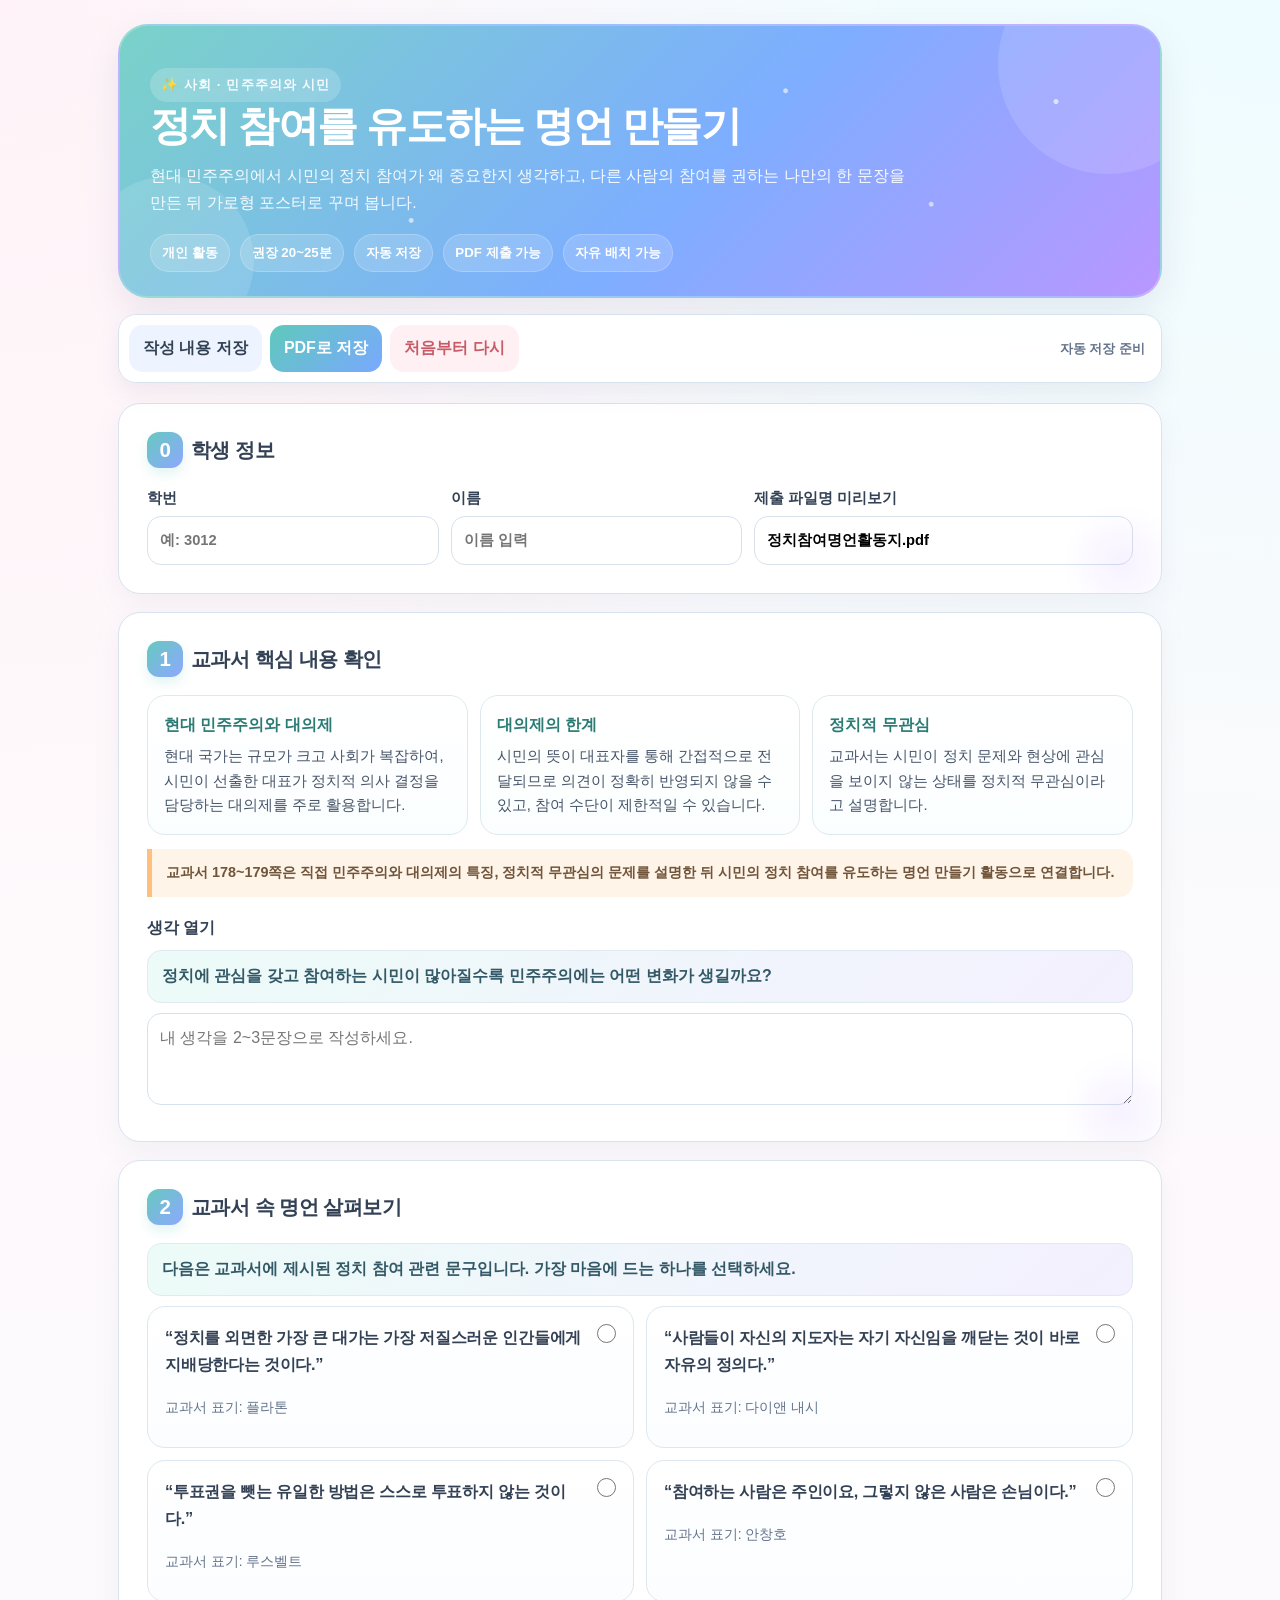
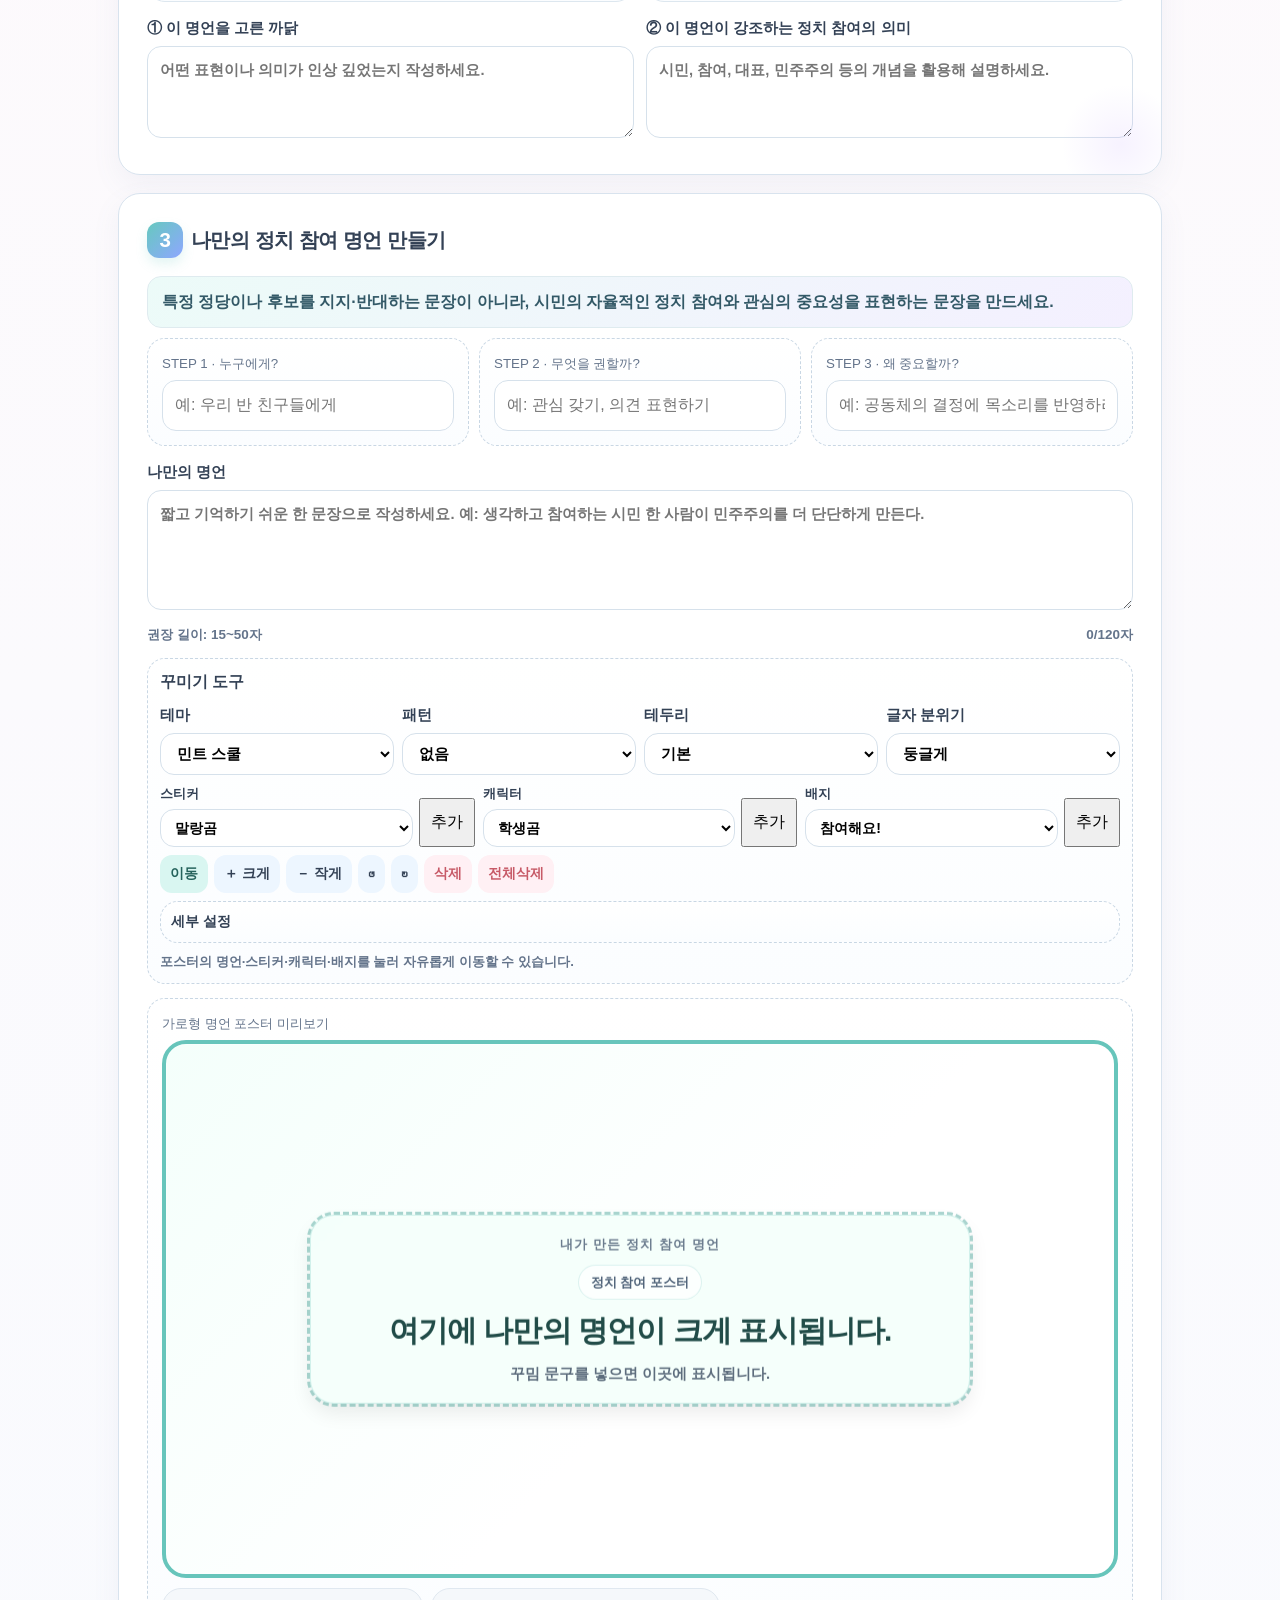
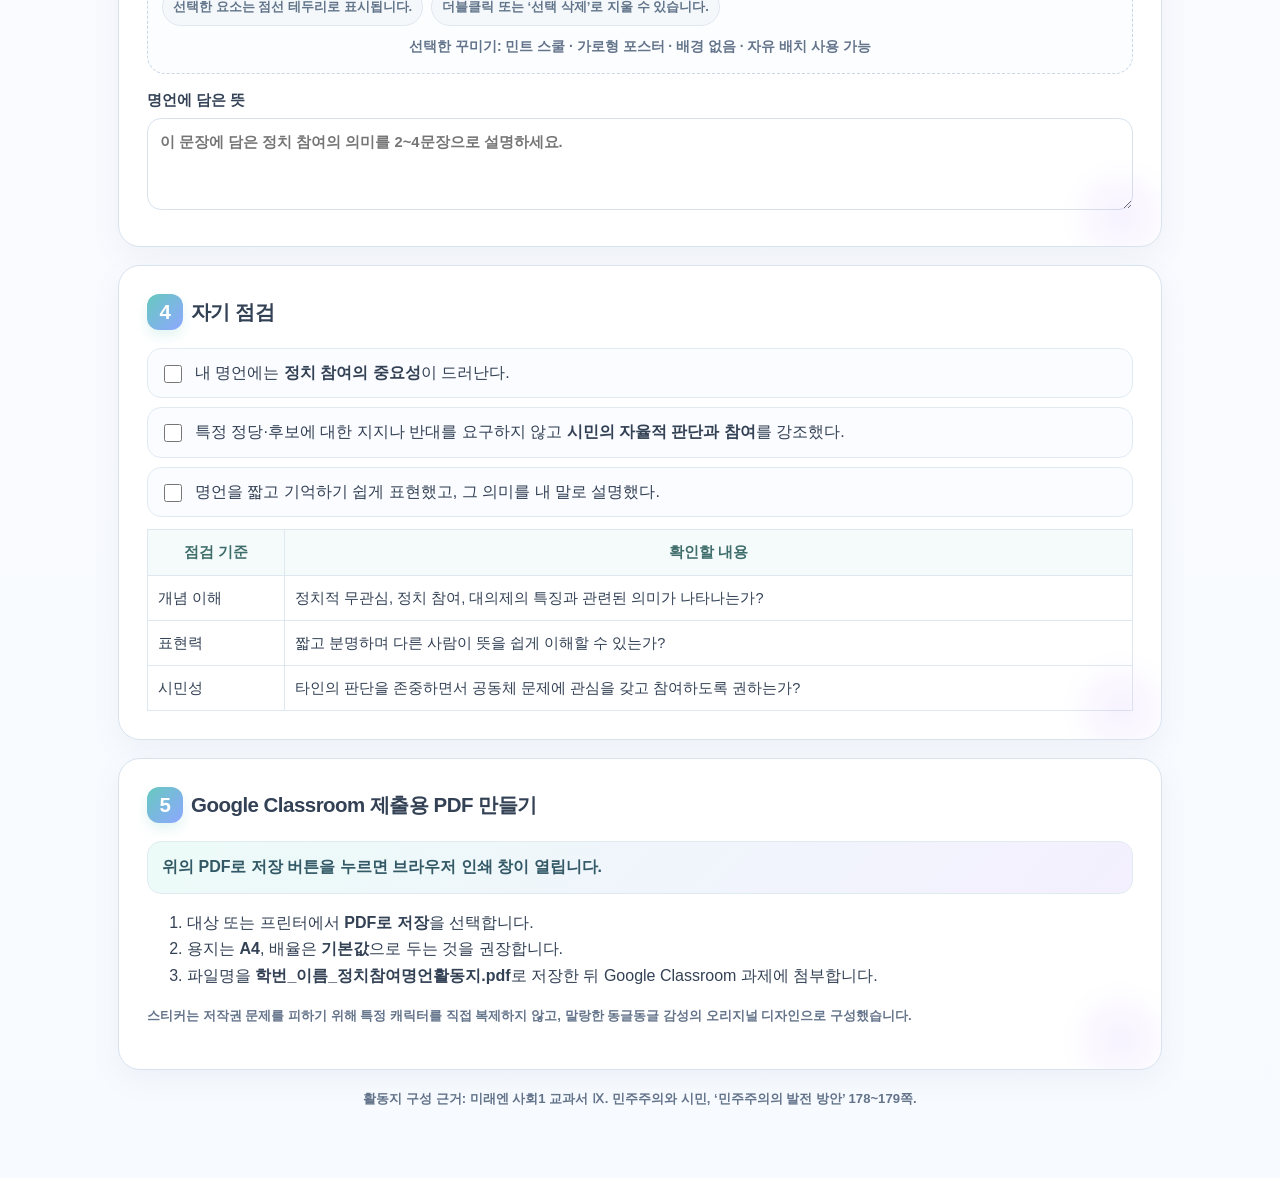
<file: index.html>
<!DOCTYPE html>
<html lang="ko">
<head>
  <meta charset="UTF-8" />
  <meta name="viewport" content="width=device-width, initial-scale=1.0" />
  <meta name="color-scheme" content="light" />
  <title>정치 참여를 유도하는 명언 만들기 활동지</title>
  <style>
    :root {
      --ink:#334155;
      --muted:#64748b;
      --line:#d8e3ee;
      --paper:#ffffff;
      --accent:#67c5bb;
      --accent-strong:#46a397;
      --accent-soft:#eefcf9;
      --accent-2:#ffbf7d;
      --danger:#c75a67;
      --shadow:0 14px 36px rgba(73,92,125,.11);
      --radius:22px;
    }

    * { box-sizing:border-box; }
    html { scroll-behavior:smooth; }
    body {
      margin:0;
      font-family:"Pretendard","Noto Sans KR","Apple SD Gothic Neo","Malgun Gothic",sans-serif;
      color:var(--ink);
      background:
        radial-gradient(circle at top left, #fff3f8 0, transparent 20%),
        radial-gradient(circle at top right, #eefcff 0, transparent 25%),
        linear-gradient(180deg,#f8fcff 0,#fff9fb 200px,#f7fbff 100%);
      line-height:1.66;
    }

    button, input, textarea, select { font:inherit; }
    button { cursor:pointer; }
    .app { max-width:1080px; margin:0 auto; padding:24px 18px 56px; }

    .hero {
      position:relative;
      overflow:hidden;
      background:linear-gradient(135deg,#7ad2c8,#7daeff 55%, #b997ff);
      color:#fff;
      border-radius:30px;
      padding:30px 30px 24px;
      box-shadow:var(--shadow);
      border:2px solid rgba(255,255,255,.23);
    }
    .hero::before,
    .hero::after {
      content:"";
      position:absolute;
      border-radius:50%;
      background:rgba(255,255,255,.12);
    }
    .hero::before { width:220px; height:220px; right:-58px; top:-72px; }
    .hero::after { width:170px; height:170px; left:-36px; bottom:-50px; }
    .hero-stars {
      position:absolute; inset:0; pointer-events:none; opacity:.68;
      background-image:
        radial-gradient(circle at 14% 22%, rgba(255,255,255,.95) 0 2px, transparent 3px),
        radial-gradient(circle at 28% 72%, rgba(255,255,255,.9) 0 1.8px, transparent 3px),
        radial-gradient(circle at 64% 24%, rgba(255,255,255,.9) 0 1.8px, transparent 3px),
        radial-gradient(circle at 78% 66%, rgba(255,255,255,.85) 0 1.8px, transparent 3px),
        radial-gradient(circle at 90% 28%, rgba(255,255,255,.95) 0 2px, transparent 3px);
    }
    .kicker {
      margin:0 0 8px;
      font-size:.84rem;
      font-weight:900;
      letter-spacing:.08em;
      display:inline-flex;
      align-items:center;
      gap:6px;
      padding:6px 11px;
      border-radius:999px;
      background:rgba(255,255,255,.18);
      backdrop-filter:blur(6px);
    }
    h1 {
      margin:0;
      font-size:clamp(1.72rem,4.6vw,2.55rem);
      line-height:1.2;
      letter-spacing:-.04em;
    }
    .hero p { max-width:760px; margin:12px 0 0; color:#f6fbff; }
    .statusbar { margin-top:18px; display:flex; gap:10px; flex-wrap:wrap; }
    .status-chip {
      padding:7px 11px;
      border-radius:999px;
      font-size:.83rem;
      background:rgba(255,255,255,.16);
      border:1px solid rgba(255,255,255,.22);
      font-weight:800;
    }

    .toolbar {
      position:sticky;
      top:0;
      z-index:10;
      margin:16px 0 20px;
      padding:10px;
      background:rgba(255,255,255,.93);
      border:1px solid var(--line);
      backdrop-filter:blur(10px);
      border-radius:18px;
      display:flex;
      gap:8px;
      flex-wrap:wrap;
      box-shadow:0 10px 22px rgba(97,115,148,.10);
    }
    .toolbar button {
      border:0;
      border-radius:14px;
      padding:10px 14px;
      font-weight:900;
      background:#edf4ff;
      color:#334155;
    }
    .toolbar .primary { background:linear-gradient(135deg,#5fc9bc,#7aa8ff); color:#fff; }
    .toolbar .warn { background:#fff0f4; color:var(--danger); }
    .save-state {
      margin-left:auto;
      align-self:center;
      font-size:.83rem;
      color:var(--muted);
      padding:0 6px;
      font-weight:700;
    }

    .sheet {
      background:rgba(255,255,255,.97);
      border:1px solid var(--line);
      border-radius:var(--radius);
      padding:28px;
      margin-bottom:18px;
      box-shadow:0 10px 28px rgba(110,131,165,.08);
      break-inside:avoid;
      position:relative;
      overflow:hidden;
    }
    .sheet::before {
      content:"";
      position:absolute;
      width:120px; height:120px;
      right:-20px; bottom:-30px;
      background:radial-gradient(circle, rgba(185,151,255,.12), transparent 70%);
      pointer-events:none;
    }
    .section-number {
      display:inline-flex;
      width:36px; height:36px;
      align-items:center; justify-content:center;
      border-radius:12px;
      background:linear-gradient(135deg,#66c9bf,#8ea7ff);
      color:#fff;
      font-weight:900;
      margin-right:8px;
      box-shadow:0 6px 12px rgba(102,201,191,.18);
    }
    h2 { display:flex; align-items:center; margin:0 0 18px; font-size:1.28rem; letter-spacing:-.025em; }
    h3 { margin:18px 0 9px; font-size:1rem; }

    .student-grid, .two-col, .three-col, .concept-grid, .quote-grid, .compact-tools, .mini-grid { display:grid; gap:12px; }
    .student-grid { grid-template-columns:1fr 1fr 1.3fr; }
    .two-col { grid-template-columns:1fr 1fr; }
    .three-col { grid-template-columns:repeat(3,1fr); }
    .concept-grid { grid-template-columns:repeat(3,1fr); }
    .quote-grid { grid-template-columns:1fr 1fr; }
    .compact-tools { grid-template-columns:repeat(4,1fr); }
    .mini-grid { grid-template-columns:repeat(4,1fr); }

    label.field { display:block; font-weight:800; font-size:.92rem; }
    .field span { display:block; margin-bottom:6px; }
    input[type="text"], textarea, select {
      width:100%;
      border:1.5px solid #d6e1eb;
      border-radius:14px;
      background:#fff;
      padding:11px 12px;
      outline:none;
      transition:.2s border-color,.2s box-shadow;
    }
    input[type="color"] {
      width:100%; height:44px;
      border:1.5px solid #d6e1eb;
      border-radius:12px;
      padding:4px;
      background:#fff;
      outline:none;
    }
    input[type="range"] { width:100%; }
    input:focus, textarea:focus, select:focus { border-color:#7aa8ff; box-shadow:0 0 0 4px rgba(122,168,255,.13); }
    textarea { resize:vertical; min-height:92px; }
    .large { min-height:120px; }

    .concept {
      border:1px solid #dde9ef;
      border-radius:18px;
      padding:16px;
      background:linear-gradient(180deg,#fff,#fbfeff);
    }
    .concept b { display:block; margin-bottom:6px; color:#2b7b74; }
    .concept p { margin:0; font-size:.92rem; color:#475569; }

    .source-note {
      margin-top:14px;
      padding:12px 14px;
      border-left:5px solid var(--accent-2);
      background:#fff4e8;
      border-radius:0 14px 14px 0;
      font-size:.9rem;
      color:#70553b;
      font-weight:700;
    }
    .prompt {
      margin:0 0 10px;
      padding:12px 14px;
      border-radius:14px;
      background:linear-gradient(135deg,#ecfbf8,#f4f0ff);
      color:#335967;
      font-weight:800;
      border:1px solid #dfebef;
    }

    .quote-card {
      position:relative;
      border:1.5px solid #dde7ef;
      border-radius:18px;
      padding:17px 17px 15px;
      background:linear-gradient(180deg,#fff,#fbfdff);
      transition:.18s transform,.18s border-color,.18s box-shadow;
      cursor:pointer;
      min-height:142px;
    }
    .quote-card:hover { transform:translateY(-3px); border-color:#b4c8ff; box-shadow:0 8px 18px rgba(133,158,201,.10); }
    .quote-card:has(input:checked) {
      border-color:#70b8b1;
      box-shadow:0 0 0 4px rgba(112,184,177,.11);
      background:linear-gradient(180deg,#f8fffe,#f9f6ff);
    }
    .quote-card input { position:absolute; right:14px; top:14px; accent-color:#63bcb4; width:19px; height:19px; }
    .quote-text { margin:0 32px 16px 0; font-size:1.02rem; font-weight:800; letter-spacing:-.015em; }
    .quote-by { font-size:.86rem; color:var(--muted); }

    .builder {
      display:grid;
      grid-template-columns:repeat(3,1fr);
      gap:10px;
      margin-bottom:14px;
    }
    .builder > div, .toolbox, .poster-panel, details.extra-panel {
      border:1px dashed #c9d7e4;
      border-radius:18px;
      padding:14px;
      background:linear-gradient(180deg,#ffffff,#fbfdff);
    }
    .builder small, .toolbox small, .poster-panel small, details.extra-panel small { display:block; color:var(--muted); margin-bottom:5px; }

    .toolbox {
      display:flex;
      flex-direction:column;
      gap:8px;
      margin-top:12px;
      padding:10px 12px;
    }
    .toolbox h3 { margin:0; font-size:.98rem; }
    .tool-topline {
      display:grid;
      grid-template-columns:repeat(4,minmax(0,1fr));
      gap:8px;
    }
    .tool-insert-row {
      display:grid;
      grid-template-columns:repeat(3,minmax(0,1fr));
      gap:8px;
    }
    .tool-pair {
      display:grid;
      grid-template-columns:1fr auto;
      gap:6px;
      align-items:end;
    }
    .tool-pair .field span { font-size:.8rem; margin-bottom:4px; }
    .tool-pair select { padding:9px 10px; font-size:.88rem; }
    .tool-pair button { padding:9px 10px; }
    .tool-group button,
    .tool-actions button,
    .chip-row button {
      border:0;
      border-radius:12px;
      padding:10px 12px;
      font-weight:900;
      background:#edf6ff;
      color:#334155;
      white-space:nowrap;
    }
    .tool-actions {
      display:flex;
      flex-wrap:wrap;
      gap:6px;
    }
    .tool-actions button { padding:8px 10px; font-size:.86rem; }
    .tool-actions button.active-mode { background:#d9f6f1; color:#25635c; }
    .tool-actions .danger { background:#fff0f4; color:var(--danger); }
    .tool-note { font-size:.83rem; color:var(--muted); font-weight:700; }

    details.extra-panel summary {
      cursor:pointer;
      list-style:none;
      font-weight:900;
      display:flex;
      align-items:center;
      gap:8px;
    }
    details.extra-panel summary::-webkit-details-marker { display:none; }
    details.extra-panel { padding:8px 10px; }
    details.extra-panel summary { font-size:.9rem; }
    details.extra-panel[open] summary { margin-bottom:8px; }

    .helper-line {
      display:flex;
      justify-content:space-between;
      align-items:center;
      gap:10px;
      color:var(--muted);
      font-size:.84rem;
      margin-top:6px;
      font-weight:700;
    }

    .poster-panel { margin-top:14px; }
    .poster-stage {
      position:relative;
      width:100%;
      aspect-ratio:16 / 9;
      min-height:320px;
      border:1px solid #dfe8f1;
      border-radius:24px;
      overflow:hidden;
      background:#fff;
      box-shadow:inset 0 0 0 1px rgba(255,255,255,.25);
    }
    .poster-stage.stage-sky {
      background:linear-gradient(135deg,#f2fbff,#ffffff 56%);
    }
    .poster-stage.stage-mint {
      background:linear-gradient(135deg,#f4fffb,#ffffff 56%);
    }
    .poster-stage.stage-peach {
      background:linear-gradient(135deg,#fff7ef,#ffffff 56%);
    }
    .poster-stage.stage-lavender {
      background:linear-gradient(135deg,#f7f4ff,#ffffff 56%);
    }
    .poster-stage.pattern-dots::before,
    .poster-stage.pattern-hearts::before,
    .poster-stage.pattern-stars::before,
    .poster-stage.pattern-grid::before,
    .poster-stage.pattern-confetti::before {
      content:"";
      position:absolute;
      inset:0;
      opacity:.34;
      z-index:0;
      pointer-events:none;
    }
    .poster-stage.pattern-dots::before {
      background-image:radial-gradient(circle, var(--poster-accent) 1.4px, transparent 1.4px);
      background-size:24px 24px;
    }
    .poster-stage.pattern-hearts::before {
      background-image:
        radial-gradient(circle at 25% 30%, var(--poster-accent) 0 2px, transparent 2.5px),
        radial-gradient(circle at 75% 70%, rgba(255,143,177,.82) 0 2px, transparent 2.5px),
        radial-gradient(circle at 55% 25%, rgba(122,168,255,.82) 0 2px, transparent 2.5px);
      background-size:110px 90px;
    }
    .poster-stage.pattern-stars::before {
      background-image:
        radial-gradient(circle at 20% 25%, var(--poster-accent) 0 2px, transparent 2.5px),
        radial-gradient(circle at 72% 34%, rgba(174,157,255,.8) 0 2px, transparent 2.5px),
        radial-gradient(circle at 36% 75%, rgba(122,168,255,.8) 0 2px, transparent 2.5px),
        radial-gradient(circle at 82% 74%, var(--poster-accent) 0 2px, transparent 2.5px);
      background-size:120px 100px;
    }
    .poster-stage.pattern-grid::before {
      background-image:
        linear-gradient(rgba(97,189,181,.18) 1px, transparent 1px),
        linear-gradient(90deg, rgba(97,189,181,.18) 1px, transparent 1px);
      background-size:26px 26px;
    }
    .poster-stage.pattern-confetti::before {
      background-image:
        radial-gradient(circle at 15% 24%, rgba(255,143,177,.9) 0 2px, transparent 2.5px),
        radial-gradient(circle at 75% 22%, rgba(122,168,255,.9) 0 2px, transparent 2.5px),
        radial-gradient(circle at 35% 65%, rgba(255,189,123,.95) 0 2px, transparent 2.5px),
        radial-gradient(circle at 82% 70%, rgba(97,189,181,.95) 0 2px, transparent 2.5px),
        radial-gradient(circle at 50% 82%, rgba(174,157,255,.95) 0 2px, transparent 2.5px);
      background-size:96px 96px;
    }

    .poster-stage.frame-solid { border:4px solid var(--poster-border); }
    .poster-stage.frame-dashed { border:4px dashed var(--poster-border); }
    .poster-stage.frame-double { border:6px double var(--poster-border); }
    .poster-stage.frame-soft { border:4px solid var(--poster-border); border-radius:34px; box-shadow:inset 0 0 0 8px rgba(255,255,255,.42); }
    .poster-stage.frame-ribbon::after {
      content:attr(data-ribbon);
      position:absolute;
      top:14px; right:-30px;
      background:var(--poster-accent);
      color:#3d4252;
      padding:6px 40px;
      font-size:.78rem;
      font-weight:900;
      transform:rotate(35deg);
      box-shadow:0 8px 18px rgba(0,0,0,.10);
      z-index:5;
      white-space:nowrap;
    }

    .poster-canvas { position:relative; width:100%; height:100%; z-index:1; }

    .quote-card-movable {
      position:absolute;
      left:50%; top:50%;
      transform:translate(-50%,-50%);
      width:min(74%, 660px);
      min-height:120px;
      background:rgba(255,255,255,.72);
      backdrop-filter:blur(2px);
      border:1px solid rgba(255,255,255,.72);
      border-radius:24px;
      padding:18px 22px 16px;
      text-align:center;
      box-shadow:0 10px 20px rgba(0,0,0,.08);
      z-index:3;
      cursor:grab;
      user-select:none;
    }
    .quote-card-movable.selected { outline:3px dashed rgba(70,163,151,.45); }
    .quote-label { margin:0 0 8px; font-size:.84rem; font-weight:900; color:#6b7c8e; letter-spacing:.08em; }
    .quote-badge {
      display:inline-block;
      padding:6px 12px;
      border-radius:999px;
      background:rgba(255,255,255,.78);
      border:1px solid rgba(103,197,187,.22);
      color:#4f6379;
      font-size:.8rem;
      font-weight:800;
      margin-bottom:10px;
    }
    .quote-main {
      margin:0;
      font-weight:900;
      font-size:30px;
      line-height:1.42;
      letter-spacing:-.03em;
      color:var(--poster-text);
      word-break:keep-all;
    }
    .quote-main.placeholder { color:#8b98a5; }
    .quote-sub { margin:10px 0 0; font-size:.92rem; color:#5d6d7d; font-weight:700; }

    .poster-items { position:absolute; inset:0; z-index:2; }
    .poster-item {
      position:absolute;
      width:84px;
      height:84px;
      transform:translate(-50%,-50%);
      cursor:grab;
      user-select:none;
      touch-action:none;
      z-index:2;
    }
    .poster-item.character { width:118px; height:130px; }
    .poster-item.badge {
      width:auto; height:auto; min-width:86px;
      padding:10px 14px;
      border-radius:999px;
      background:#fff;
      border:2px solid rgba(0,0,0,.06);
      font-weight:900;
      font-size:.92rem;
      color:#4b5563;
      box-shadow:0 8px 16px rgba(0,0,0,.08);
      display:flex;
      align-items:center;
      justify-content:center;
      white-space:nowrap;
    }
    .poster-item.selected {
      outline:3px dashed rgba(70,163,151,.45);
      outline-offset:4px;
      border-radius:16px;
      z-index:4;
    }
    .poster-item svg { width:100%; height:100%; display:block; }
    .poster-item.badge.selected { border-radius:999px; }

    .chip-row {
      display:flex; gap:8px; flex-wrap:wrap; align-items:center;
    }
    .chip-row .hint {
      padding:7px 10px;
      border-radius:999px;
      background:#f5f8fb;
      border:1px solid #e0e8f0;
      font-size:.82rem;
      color:#61748a;
      font-weight:800;
    }

    .style-summary {
      margin-top:10px;
      font-size:.86rem;
      color:var(--muted);
      text-align:center;
      font-weight:800;
    }

    .checklist { display:grid; gap:9px; }
    .checkitem {
      display:flex; gap:10px; align-items:flex-start;
      padding:11px 12px;
      border:1px solid #e1eaf2;
      border-radius:14px;
      background:#fbfcff;
    }
    .checkitem input { margin-top:5px; width:18px; height:18px; accent-color:#63bcb4; }

    .mini-rubric { width:100%; border-collapse:collapse; margin-top:12px; font-size:.91rem; }
    .mini-rubric th, .mini-rubric td { border:1px solid #dee8f1; padding:10px; vertical-align:top; }
    .mini-rubric th { background:#f4fbfa; color:#3f6d6b; }

    .footer-note { text-align:center; color:var(--muted); font-size:.82rem; margin-top:18px; font-weight:700; }

    .toast {
      position:fixed; left:50%; bottom:22px; transform:translateX(-50%) translateY(20px);
      background:#314054; color:#fff; padding:10px 14px; border-radius:999px;
      font-size:.88rem; opacity:0; pointer-events:none; transition:.25s; z-index:30;
      box-shadow:0 10px 30px rgba(0,0,0,.18);
    }
    .toast.show { opacity:1; transform:translateX(-50%) translateY(0); }

    @media (max-width:900px) {
      .app { padding:14px 12px 42px; }
      .hero, .sheet { padding:20px 17px; border-radius:20px; }
      .student-grid, .two-col, .three-col, .concept-grid, .quote-grid, .compact-tools, .mini-grid, .builder, .tool-topline, .tool-insert-row { grid-template-columns:1fr; }
      .toolbar { position:relative; }
      .toolbar button { flex:1 1 135px; }
      .save-state { width:100%; text-align:center; margin-left:0; }
      .quote-card-movable { width:min(82%, 660px); }
      .tool-group { grid-template-columns:1fr; }
      .poster-stage { min-height:250px; }
      .poster-item { width:68px; height:68px; }
      .poster-item.character { width:100px; height:110px; }
    }

    @page { size:A4; margin:12mm; }
    @media print {
      body { background:#fff; font-size:10.5pt; line-height:1.5; }
      .app { max-width:none; padding:0; }
      .hero { box-shadow:none; border-radius:0; padding:14mm 12mm 10mm; -webkit-print-color-adjust:exact; print-color-adjust:exact; }
      .hero::before, .hero::after, .hero-stars, .toolbar, .toast, .no-print { display:none !important; }
      .sheet { box-shadow:none; border:1px solid #d1dbe4; border-radius:0; margin:0 0 7mm; padding:8mm; }
      .student-grid { grid-template-columns:1fr 1fr 1.3fr; }
      .concept-grid { grid-template-columns:repeat(3,1fr); }
      .quote-grid { grid-template-columns:1fr 1fr; }
      .builder { grid-template-columns:repeat(3,1fr); }
      input[type="text"], textarea, select, input[type="color"] { border:1px solid #b8c5d2; box-shadow:none !important; background:#fff; color:#111827; }
      textarea { min-height:70px; }
      .large { min-height:90px; }
      .poster-stage, .hero { -webkit-print-color-adjust:exact; print-color-adjust:exact; }
      .quote-card { break-inside:avoid; }
      .footer-note { margin-top:4mm; }
    }
  </style>
</head>
<body>
  <main class="app">
    <header class="hero">
      <div class="hero-stars"></div>
      <p class="kicker">✨ 사회 · 민주주의와 시민</p>
      <h1>정치 참여를 유도하는 명언 만들기</h1>
      <p>현대 민주주의에서 시민의 정치 참여가 왜 중요한지 생각하고, 다른 사람의 참여를 권하는 나만의 한 문장을 만든 뒤 가로형 포스터로 꾸며 봅니다.</p>
      <div class="statusbar">
        <span class="status-chip">개인 활동</span>
        <span class="status-chip">권장 20~25분</span>
        <span class="status-chip">자동 저장</span>
        <span class="status-chip">PDF 제출 가능</span>
        <span class="status-chip">자유 배치 가능</span>
      </div>
    </header>

    <nav class="toolbar no-print" aria-label="활동지 도구">
      <button type="button" onclick="saveNow()">작성 내용 저장</button>
      <button type="button" class="primary" onclick="saveAsPdf()">PDF로 저장</button>
      <button type="button" class="warn" onclick="resetWorksheet()">처음부터 다시</button>
      <span id="saveState" class="save-state">자동 저장 준비</span>
    </nav>

    <section class="sheet">
      <h2><span class="section-number">0</span>학생 정보</h2>
      <div class="student-grid">
        <label class="field"><span>학번</span><input id="studentNo" type="text" autocomplete="off" placeholder="예: 3012" /></label>
        <label class="field"><span>이름</span><input id="studentName" type="text" autocomplete="off" placeholder="이름 입력" /></label>
        <label class="field"><span>제출 파일명 미리보기</span><input id="filePreview" type="text" readonly value="정치참여_명언활동지.pdf" /></label>
      </div>
    </section>

    <section class="sheet">
      <h2><span class="section-number">1</span>교과서 핵심 내용 확인</h2>
      <div class="concept-grid">
        <article class="concept">
          <b>현대 민주주의와 대의제</b>
          <p>현대 국가는 규모가 크고 사회가 복잡하여, 시민이 선출한 대표가 정치적 의사 결정을 담당하는 대의제를 주로 활용합니다.</p>
        </article>
        <article class="concept">
          <b>대의제의 한계</b>
          <p>시민의 뜻이 대표자를 통해 간접적으로 전달되므로 의견이 정확히 반영되지 않을 수 있고, 참여 수단이 제한적일 수 있습니다.</p>
        </article>
        <article class="concept">
          <b>정치적 무관심</b>
          <p>교과서는 시민이 정치 문제와 현상에 관심을 보이지 않는 상태를 정치적 무관심이라고 설명합니다.</p>
        </article>
      </div>
      <div class="source-note">교과서 178~179쪽은 직접 민주주의와 대의제의 특징, 정치적 무관심의 문제를 설명한 뒤 시민의 정치 참여를 유도하는 명언 만들기 활동으로 연결합니다.</div>

      <h3>생각 열기</h3>
      <p class="prompt">정치에 관심을 갖고 참여하는 시민이 많아질수록 민주주의에는 어떤 변화가 생길까요?</p>
      <textarea id="warmup" placeholder="내 생각을 2~3문장으로 작성하세요."></textarea>
    </section>

    <section class="sheet">
      <h2><span class="section-number">2</span>교과서 속 명언 살펴보기</h2>
      <p class="prompt">다음은 교과서에 제시된 정치 참여 관련 문구입니다. 가장 마음에 드는 하나를 선택하세요.</p>
      <div class="quote-grid" role="radiogroup" aria-label="명언 선택">
        <label class="quote-card">
          <input type="radio" name="quote" value="플라톤" />
          <p class="quote-text">“정치를 외면한 가장 큰 대가는 가장 저질스러운 인간들에게 지배당한다는 것이다.”</p>
          <span class="quote-by">교과서 표기: 플라톤</span>
        </label>
        <label class="quote-card">
          <input type="radio" name="quote" value="다이앤 내시" />
          <p class="quote-text">“사람들이 자신의 지도자는 자기 자신임을 깨닫는 것이 바로 자유의 정의다.”</p>
          <span class="quote-by">교과서 표기: 다이앤 내시</span>
        </label>
        <label class="quote-card">
          <input type="radio" name="quote" value="루스벨트" />
          <p class="quote-text">“투표권을 뺏는 유일한 방법은 스스로 투표하지 않는 것이다.”</p>
          <span class="quote-by">교과서 표기: 루스벨트</span>
        </label>
        <label class="quote-card">
          <input type="radio" name="quote" value="안창호" />
          <p class="quote-text">“참여하는 사람은 주인이요, 그렇지 않은 사람은 손님이다.”</p>
          <span class="quote-by">교과서 표기: 안창호</span>
        </label>
      </div>

      <div class="two-col" style="margin-top:14px;">
        <label class="field"><span>① 이 명언을 고른 까닭</span><textarea id="quoteReason" placeholder="어떤 표현이나 의미가 인상 깊었는지 작성하세요."></textarea></label>
        <label class="field"><span>② 이 명언이 강조하는 정치 참여의 의미</span><textarea id="quoteMeaning" placeholder="시민, 참여, 대표, 민주주의 등의 개념을 활용해 설명하세요."></textarea></label>
      </div>
    </section>

    <section class="sheet">
      <h2><span class="section-number">3</span>나만의 정치 참여 명언 만들기</h2>
      <p class="prompt">특정 정당이나 후보를 지지·반대하는 문장이 아니라, 시민의 자율적인 정치 참여와 관심의 중요성을 표현하는 문장을 만드세요.</p>

      <div class="builder">
        <div>
          <small>STEP 1 · 누구에게?</small>
          <input id="target" type="text" placeholder="예: 우리 반 친구들에게" />
        </div>
        <div>
          <small>STEP 2 · 무엇을 권할까?</small>
          <input id="action" type="text" placeholder="예: 관심 갖기, 의견 표현하기" />
        </div>
        <div>
          <small>STEP 3 · 왜 중요할까?</small>
          <input id="reason" type="text" placeholder="예: 공동체의 결정에 목소리를 반영하려고" />
        </div>
      </div>

      <label class="field">
        <span>나만의 명언</span>
        <textarea id="myQuote" class="large" maxlength="120" placeholder="짧고 기억하기 쉬운 한 문장으로 작성하세요. 예: 생각하고 참여하는 시민 한 사람이 민주주의를 더 단단하게 만든다."></textarea>
      </label>
      <div class="helper-line">
        <span>권장 길이: 15~50자</span><span><b id="charCount">0</b>/120자</span>
      </div>

      <div class="toolbox no-print">
        <h3>꾸미기 도구</h3>

        <div class="tool-topline">
          <label class="field"><span>테마</span>
            <select id="themePreset">
              <option value="mint">민트 스쿨</option>
              <option value="peach">피치 팝</option>
              <option value="lavender">라벤더 드림</option>
              <option value="sky">스카이 메모</option>
            </select>
          </label>
          <label class="field"><span>패턴</span>
            <select id="bgPattern">
              <option value="none">없음</option>
              <option value="dots">도트</option>
              <option value="hearts">하트</option>
              <option value="stars">별</option>
              <option value="grid">메모 그리드</option>
              <option value="confetti">컨페티</option>
            </select>
          </label>
          <label class="field"><span>테두리</span>
            <select id="frameStyle">
              <option value="solid">기본</option>
              <option value="dashed">점선</option>
              <option value="double">이중선</option>
              <option value="soft">둥근 테두리</option>
              <option value="ribbon">리본</option>
            </select>
          </label>
          <label class="field"><span>글자 분위기</span>
            <select id="fontMood">
              <option value="rounded">둥글게</option>
              <option value="strong">굵게</option>
              <option value="neat">반듯하게</option>
              <option value="cute">귀엽게</option>
            </select>
          </label>
        </div>

        <div class="tool-insert-row">
          <div class="tool-pair">
            <label class="field"><span>스티커</span>
              <select id="stickerPicker">
                <option value="bearFace">말랑곰</option>
                <option value="rabbitFace">몽실토끼</option>
                <option value="catFace">복실냥</option>
                <option value="chickFace">병아리</option>
                <option value="voteBear">투표곰</option>
                <option value="heartCloud">하트구름</option>
                <option value="speechBubble">말풍선</option>
                <option value="starBuddy">별친구</option>
              </select>
            </label>
            <button type="button" onclick="addPosterItem('sticker')">추가</button>
          </div>

          <div class="tool-pair">
            <label class="field"><span>캐릭터</span>
              <select id="characterPicker">
                <option value="studentBear">학생곰</option>
                <option value="studentRabbit">학생토끼</option>
                <option value="citizenCat">시민고양이</option>
                <option value="cheerChick">응원병아리</option>
              </select>
            </label>
            <button type="button" onclick="addPosterItem('character')">추가</button>
          </div>

          <div class="tool-pair">
            <label class="field"><span>배지</span>
              <select id="badgePicker">
                <option value="참여해요!">참여해요!</option>
                <option value="한 표의 힘">한 표의 힘</option>
                <option value="관심이 시작!">관심이 시작!</option>
                <option value="함께 만드는 민주주의">함께 만드는 민주주의</option>
              </select>
            </label>
            <button type="button" onclick="addPosterItem('badge')">추가</button>
          </div>
        </div>

        <div class="tool-actions">
          <button type="button" id="moveModeBtn" class="active-mode" onclick="setToolMode('move')">이동</button>
          <button type="button" onclick="transformSelected('bigger')">＋ 크게</button>
          <button type="button" onclick="transformSelected('smaller')">－ 작게</button>
          <button type="button" onclick="transformSelected('left')">↺</button>
          <button type="button" onclick="transformSelected('right')">↻</button>
          <button type="button" class="danger" onclick="deleteSelectedItem()">삭제</button>
          <button type="button" class="danger" onclick="clearPosterItems()">전체삭제</button>
        </div>

        <details class="extra-panel">
          <summary>세부 설정</summary>
          <div class="mini-grid">
            <label class="field"><span>정렬</span>
              <select id="textAlign">
                <option value="center">가운데</option>
                <option value="left">왼쪽</option>
                <option value="right">오른쪽</option>
              </select>
            </label>
            <label class="field"><span>글자 크기</span><input id="fontSizeRange" type="range" min="20" max="42" step="1" value="30" /></label>
            <label class="field"><span>글자색</span><input id="quoteTextColor" type="color" value="#214c48" /></label>
            <label class="field"><span>배경색</span><input id="quoteBgColor" type="color" value="#f4fffb" /></label>
            <label class="field"><span>테두리색</span><input id="quoteBorderColor" type="color" value="#67c5bb" /></label>
            <label class="field"><span>장식색</span><input id="accentColor" type="color" value="#ffbf7d" /></label>
            <label class="field"><span>리본 문구</span><input id="ribbonText" type="text" value="참여해요" /></label>
            <label class="field"><span>꾸밈 문구</span><input id="miniCaption" type="text" placeholder="예: 함께 만드는 민주주의" /></label>
          </div>
          <div class="helper-line"><span>글자 크기</span><span><b id="fontSizeValue">30</b>px</span></div>
        </details>
        <div class="tool-note">포스터의 명언·스티커·캐릭터·배지를 눌러 자유롭게 이동할 수 있습니다.</div>
      </div>

      <div class="poster-panel">
        <small>가로형 명언 포스터 미리보기</small>
        <div id="posterStage" class="poster-stage stage-mint pattern-none frame-solid" data-ribbon="참여해요">
          <div id="posterCanvas" class="poster-canvas">
            <div id="posterItems" class="poster-items"></div>
            <div id="quoteCard" class="quote-card-movable">
              <p class="quote-label">내가 만든 정치 참여 명언</p>
              <div class="quote-badge">정치 참여 포스터</div>
              <blockquote id="quotePreview" class="quote-main placeholder">여기에 나만의 명언이 크게 표시됩니다.</blockquote>
              <p id="quoteSubtext" class="quote-sub">꾸밈 문구를 넣으면 이곳에 표시됩니다.</p>
            </div>
          </div>
        </div>
        <div class="chip-row" style="margin-top:10px;">
          <span class="hint">선택한 요소는 점선 테두리로 표시됩니다.</span>
          <span class="hint">더블클릭 또는 ‘선택 삭제’로 지울 수 있습니다.</span>
        </div>
        <div id="styleSummary" class="style-summary">선택한 꾸미기: 민트 스쿨 · 가로형 포스터 · 배경 없음 · 자유 배치 사용 가능</div>
      </div>

      <label class="field" style="margin-top:14px;">
        <span>명언에 담은 뜻</span>
        <textarea id="myQuoteExplain" placeholder="이 문장에 담은 정치 참여의 의미를 2~4문장으로 설명하세요."></textarea>
      </label>
    </section>

    <section class="sheet">
      <h2><span class="section-number">4</span>자기 점검</h2>
      <div class="checklist">
        <label class="checkitem"><input id="check1" type="checkbox" /><span>내 명언에는 <b>정치 참여의 중요성</b>이 드러난다.</span></label>
        <label class="checkitem"><input id="check2" type="checkbox" /><span>특정 정당·후보에 대한 지지나 반대를 요구하지 않고 <b>시민의 자율적 판단과 참여</b>를 강조했다.</span></label>
        <label class="checkitem"><input id="check3" type="checkbox" /><span>명언을 짧고 기억하기 쉽게 표현했고, 그 의미를 내 말로 설명했다.</span></label>
      </div>

      <table class="mini-rubric">
        <thead><tr><th>점검 기준</th><th>확인할 내용</th></tr></thead>
        <tbody>
          <tr><td>개념 이해</td><td>정치적 무관심, 정치 참여, 대의제의 특징과 관련된 의미가 나타나는가?</td></tr>
          <tr><td>표현력</td><td>짧고 분명하며 다른 사람이 뜻을 쉽게 이해할 수 있는가?</td></tr>
          <tr><td>시민성</td><td>타인의 판단을 존중하면서 공동체 문제에 관심을 갖고 참여하도록 권하는가?</td></tr>
        </tbody>
      </table>
    </section>

    <section class="sheet no-print" id="pdfGuide">
      <h2><span class="section-number">5</span>Google Classroom 제출용 PDF 만들기</h2>
      <p class="prompt">위의 <b>PDF로 저장</b> 버튼을 누르면 브라우저 인쇄 창이 열립니다.</p>
      <ol>
        <li>대상 또는 프린터에서 <b>PDF로 저장</b>을 선택합니다.</li>
        <li>용지는 <b>A4</b>, 배율은 <b>기본값</b>으로 두는 것을 권장합니다.</li>
        <li>파일명을 <b>학번_이름_정치참여명언활동지.pdf</b>로 저장한 뒤 Google Classroom 과제에 첨부합니다.</li>
      </ol>
      <p class="tool-note">스티커는 저작권 문제를 피하기 위해 특정 캐릭터를 직접 복제하지 않고, 말랑한 동글동글 감성의 오리지널 디자인으로 구성했습니다.</p>
    </section>

    <p class="footer-note">활동지 구성 근거: 미래엔 사회1 교과서 Ⅸ. 민주주의와 시민, ‘민주주의의 발전 방안’ 178~179쪽.</p>
  </main>

  <div id="toast" class="toast" role="status" aria-live="polite"></div>

  <script>
    const STORAGE_KEY = 'social_political_quote_worksheet_v4';
    const fieldIds = [
      'studentNo','studentName','warmup','quoteReason','quoteMeaning','target','action','reason','myQuote','myQuoteExplain',
      'themePreset','bgPattern','frameStyle','fontMood','textAlign','fontSizeRange','quoteTextColor','quoteBgColor','quoteBorderColor','accentColor','ribbonText','miniCaption',
      'stickerPicker','characterPicker','badgePicker'
    ];
    const checkIds = ['check1','check2','check3'];
    const DEFAULTS = {
      themePreset:'mint',
      bgPattern:'none',
      frameStyle:'solid',
      fontMood:'rounded',
      textAlign:'center',
      fontSizeRange:'30',
      quoteTextColor:'#214c48',
      quoteBgColor:'#f4fffb',
      quoteBorderColor:'#67c5bb',
      accentColor:'#ffbf7d',
      ribbonText:'참여해요',
      stickerPicker:'bearFace',
      characterPicker:'studentBear',
      badgePicker:'참여해요!'
    };
    const THEMES = {
      mint: { bg:'#f4fffb', text:'#214c48', border:'#67c5bb', accent:'#ffbf7d' },
      peach: { bg:'#fff7ef', text:'#8b523b', border:'#f59e84', accent:'#ffd46f' },
      lavender: { bg:'#f7f4ff', text:'#5f56a7', border:'#a190ff', accent:'#ff9dcb' },
      sky: { bg:'#f1f8ff', text:'#375c87', border:'#7fb3ff', accent:'#63d1c2' }
    };

    let posterState = {
      quoteCard: { x: 50, y: 50 },
      items: [],
      selectedId: 'quoteCard',
      mode: 'move'
    };
    let dragInfo = null;

    function showToast(message) {
      const toast = document.getElementById('toast');
      toast.textContent = message;
      toast.classList.add('show');
      clearTimeout(showToast.timer);
      showToast.timer = setTimeout(() => toast.classList.remove('show'), 1800);
    }

    function sanitizeFilePart(value) {
      return value.trim().replace(/[\\/:*?"<>|]/g,'').replace(/\s+/g,'_');
    }

    function updateFileName() {
      const no = sanitizeFilePart(document.getElementById('studentNo').value);
      const name = sanitizeFilePart(document.getElementById('studentName').value);
      const parts = [no, name, '정치참여명언활동지'].filter(Boolean);
      document.getElementById('filePreview').value = parts.join('_') + '.pdf';
    }

    function currentData() {
      const data = {};
      fieldIds.forEach(id => data[id] = document.getElementById(id).value);
      checkIds.forEach(id => data[id] = document.getElementById(id).checked);
      data.quote = document.querySelector('input[name="quote"]:checked')?.value || '';
      data.posterState = posterState;
      return data;
    }

    function persist(silent = true) {
      localStorage.setItem(STORAGE_KEY, JSON.stringify(currentData()));
      const now = new Date();
      document.getElementById('saveState').textContent = `저장됨 · ${now.toLocaleTimeString('ko-KR',{hour:'2-digit',minute:'2-digit'})}`;
      if (!silent) showToast('작성 내용이 이 기기에 저장되었습니다.');
    }

    function saveNow() { persist(false); }

    function setToolMode(mode) {
      posterState.mode = mode;
      document.getElementById('moveModeBtn').classList.toggle('active-mode', mode === 'move');
    }

    function applyTheme(themeName) {
      const theme = THEMES[themeName] || THEMES.mint;
      document.getElementById('quoteBgColor').value = theme.bg;
      document.getElementById('quoteTextColor').value = theme.text;
      document.getElementById('quoteBorderColor').value = theme.border;
      document.getElementById('accentColor').value = theme.accent;
    }

    function fontStyles(mood, size) {
      const base = `${size}px`;
      const styles = {
        rounded: { fontSize:base, fontWeight:'900', letterSpacing:'-.03em', fontFamily:'Pretendard, "Noto Sans KR", sans-serif' },
        strong: { fontSize:`${Number(size)+2}px`, fontWeight:'900', letterSpacing:'-.04em', fontFamily:'Pretendard, "Noto Sans KR", sans-serif' },
        neat: { fontSize:`${Number(size)-1}px`, fontWeight:'800', letterSpacing:'-.01em', fontFamily:'"Malgun Gothic", "Apple SD Gothic Neo", sans-serif' },
        cute: { fontSize:base, fontWeight:'800', letterSpacing:'-.02em', fontFamily:'"Trebuchet MS", "Apple SD Gothic Neo", sans-serif' }
      };
      return styles[mood] || styles.rounded;
    }

    function svgWrap(inner, bg='transparent') {
      return `<svg viewBox="0 0 100 100" xmlns="http://www.w3.org/2000/svg" role="img" aria-hidden="true"><rect width="100" height="100" rx="24" fill="${bg}" fill-opacity="0"></rect>${inner}</svg>`;
    }

    const STICKER_SVGS = {
      bearFace: () => svgWrap(`
        <ellipse cx="30" cy="26" rx="12" ry="11" fill="#d8b48b"/>
        <ellipse cx="70" cy="26" rx="12" ry="11" fill="#d8b48b"/>
        <circle cx="50" cy="50" r="30" fill="#efd8b6"/>
        <circle cx="40" cy="57" r="3.5" fill="#2f3640"/>
        <circle cx="60" cy="57" r="3.5" fill="#2f3640"/>
        <ellipse cx="50" cy="67" rx="8" ry="6" fill="#fff7ef"/>
        <path d="M47 66 Q50 70 53 66" stroke="#2f3640" stroke-width="2.6" fill="none" stroke-linecap="round"/>
        <circle cx="33" cy="65" r="4" fill="#ffb7c9" opacity=".8"/>
        <circle cx="67" cy="65" r="4" fill="#ffb7c9" opacity=".8"/>
      `),
      rabbitFace: () => svgWrap(`
        <ellipse cx="36" cy="18" rx="9" ry="18" fill="#ffffff" stroke="#d9d9e7" stroke-width="2"/>
        <ellipse cx="64" cy="18" rx="9" ry="18" fill="#ffffff" stroke="#d9d9e7" stroke-width="2"/>
        <ellipse cx="36" cy="20" rx="4" ry="10" fill="#ffc3d5"/>
        <ellipse cx="64" cy="20" rx="4" ry="10" fill="#ffc3d5"/>
        <circle cx="50" cy="52" r="28" fill="#ffffff" stroke="#dde3ef" stroke-width="2"/>
        <circle cx="40" cy="55" r="3.3" fill="#2f3640"/>
        <circle cx="60" cy="55" r="3.3" fill="#2f3640"/>
        <circle cx="50" cy="64" r="3.8" fill="#ffb2c7"/>
        <path d="M46 68 Q50 71 54 68" stroke="#2f3640" stroke-width="2.2" fill="none" stroke-linecap="round"/>
        <circle cx="33" cy="63" r="4" fill="#ffd7e3"/>
        <circle cx="67" cy="63" r="4" fill="#ffd7e3"/>
      `),
      catFace: () => svgWrap(`
        <path d="M26 34 L37 24 L42 39" fill="#b7efd8"/>
        <path d="M74 34 L63 24 L58 39" fill="#b7efd8"/>
        <circle cx="50" cy="52" r="28" fill="#d9fff0" stroke="#bfead9" stroke-width="2"/>
        <circle cx="40" cy="55" r="3.2" fill="#334155"/>
        <circle cx="60" cy="55" r="3.2" fill="#334155"/>
        <path d="M50 60 q-4 4 -8 0" stroke="#334155" stroke-width="2" fill="none" stroke-linecap="round"/>
        <path d="M50 60 q4 4 8 0" stroke="#334155" stroke-width="2" fill="none" stroke-linecap="round"/>
        <circle cx="35" cy="64" r="4" fill="#ffc4d7"/>
        <circle cx="65" cy="64" r="4" fill="#ffc4d7"/>
        <path d="M25 58 h9 M66 58 h9 M25 63 h8 M67 63 h8" stroke="#7da08f" stroke-width="1.8" stroke-linecap="round"/>
      `),
      chickFace: () => svgWrap(`
        <circle cx="50" cy="52" r="30" fill="#ffe889"/>
        <circle cx="40" cy="54" r="3.1" fill="#334155"/>
        <circle cx="60" cy="54" r="3.1" fill="#334155"/>
        <path d="M50 61 l-7 5 h14 z" fill="#ffb255"/>
        <circle cx="34" cy="63" r="4" fill="#ffc4d7"/>
        <circle cx="66" cy="63" r="4" fill="#ffc4d7"/>
        <path d="M43 28 q7 -8 14 0" stroke="#f3b424" stroke-width="4" fill="none" stroke-linecap="round"/>
      `),
      voteBear: () => svgWrap(`
        <ellipse cx="26" cy="18" rx="8" ry="7" fill="#d8b48b"/>
        <ellipse cx="50" cy="20" rx="16" ry="14" fill="#efd8b6"/>
        <ellipse cx="74" cy="18" rx="8" ry="7" fill="#d8b48b"/>
        <circle cx="44" cy="22" r="2.2" fill="#2f3640"/>
        <circle cx="56" cy="22" r="2.2" fill="#2f3640"/>
        <path d="M46 29 q4 3 8 0" stroke="#2f3640" stroke-width="1.8" fill="none" stroke-linecap="round"/>
        <rect x="22" y="42" width="56" height="36" rx="8" fill="#d7e6ff" stroke="#8daef2" stroke-width="2"/>
        <rect x="42" y="44" width="16" height="8" rx="3" fill="#8daef2"/>
        <rect x="44" y="30" width="12" height="18" rx="3" fill="#ffffff" stroke="#cdd7e3" stroke-width="1.5" transform="rotate(-8 50 39)"/>
        <path d="M48 38 l3 3 l6 -7" stroke="#5abf7d" stroke-width="2.4" fill="none" stroke-linecap="round" stroke-linejoin="round"/>
      `),
      heartCloud: () => svgWrap(`
        <circle cx="36" cy="52" r="16" fill="#ffffff"/>
        <circle cx="52" cy="44" r="18" fill="#ffffff"/>
        <circle cx="67" cy="54" r="15" fill="#ffffff"/>
        <rect x="28" y="52" width="44" height="17" rx="8.5" fill="#ffffff"/>
        <circle cx="46" cy="55" r="2.7" fill="#334155"/>
        <circle cx="58" cy="55" r="2.7" fill="#334155"/>
        <path d="M47 63 q5 4 10 0" stroke="#334155" stroke-width="2" fill="none" stroke-linecap="round"/>
        <path d="M75 28 c0 -5 4 -8 8 -8 c4 0 8 3 8 8 c0 7 -8 12 -8 12 s-8 -5 -8 -12z" fill="#ff8fb1"/>
      `),
      speechBubble: () => svgWrap(`
        <path d="M18 24 h56 a14 14 0 0 1 14 14 v14 a14 14 0 0 1 -14 14 h-22 l-12 10 v-10 h-22 a14 14 0 0 1 -14 -14 v-14 a14 14 0 0 1 14 -14z" fill="#ffffff" stroke="#8cc7f0" stroke-width="3"/>
        <circle cx="37" cy="45" r="4" fill="#8cc7f0"/>
        <circle cx="51" cy="45" r="4" fill="#8cc7f0"/>
        <circle cx="65" cy="45" r="4" fill="#8cc7f0"/>
      `),
      starBuddy: () => svgWrap(`
        <path d="M50 18 l8 18 19 2 -14 12 4 18 -17 -10 -17 10 4 -18 -14 -12 19 -2z" fill="#ffe388" stroke="#f6c542" stroke-width="2"/>
        <circle cx="43" cy="45" r="3" fill="#334155"/>
        <circle cx="57" cy="45" r="3" fill="#334155"/>
        <path d="M44 55 q6 5 12 0" stroke="#334155" stroke-width="2" fill="none" stroke-linecap="round"/>
        <circle cx="36" cy="54" r="3.6" fill="#ffbfd0"/>
        <circle cx="64" cy="54" r="3.6" fill="#ffbfd0"/>
      `)
    };

    const CHARACTER_SVGS = {
      studentBear: () => `<svg viewBox="0 0 120 140" xmlns="http://www.w3.org/2000/svg" role="img" aria-hidden="true">
        <ellipse cx="43" cy="22" rx="10" ry="9" fill="#d8b48b"/><ellipse cx="77" cy="22" rx="10" ry="9" fill="#d8b48b"/>
        <circle cx="60" cy="38" r="24" fill="#efd8b6"/>
        <circle cx="52" cy="40" r="2.8" fill="#2f3640"/><circle cx="68" cy="40" r="2.8" fill="#2f3640"/>
        <path d="M55 49 q5 4 10 0" stroke="#2f3640" stroke-width="2" fill="none" stroke-linecap="round"/>
        <rect x="34" y="64" width="52" height="48" rx="18" fill="#9fd8ff"/>
        <rect x="44" y="72" width="32" height="16" rx="6" fill="#ffffff"/>
        <path d="M34 82 h-10 q-8 0 -8 8 v10" stroke="#d8b48b" stroke-width="10" fill="none" stroke-linecap="round"/>
        <path d="M86 82 h10 q8 0 8 8 v10" stroke="#d8b48b" stroke-width="10" fill="none" stroke-linecap="round"/>
        <path d="M48 112 v16" stroke="#d8b48b" stroke-width="10" stroke-linecap="round"/>
        <path d="M72 112 v16" stroke="#d8b48b" stroke-width="10" stroke-linecap="round"/>
      </svg>`,
      studentRabbit: () => `<svg viewBox="0 0 120 140" xmlns="http://www.w3.org/2000/svg" role="img" aria-hidden="true">
        <ellipse cx="46" cy="12" rx="9" ry="20" fill="#fff" stroke="#d9d9e7" stroke-width="2"/><ellipse cx="74" cy="12" rx="9" ry="20" fill="#fff" stroke="#d9d9e7" stroke-width="2"/>
        <ellipse cx="46" cy="13" rx="4" ry="11" fill="#ffc4d7"/><ellipse cx="74" cy="13" rx="4" ry="11" fill="#ffc4d7"/>
        <circle cx="60" cy="38" r="24" fill="#ffffff" stroke="#dde3ef" stroke-width="2"/>
        <circle cx="52" cy="40" r="2.8" fill="#2f3640"/><circle cx="68" cy="40" r="2.8" fill="#2f3640"/>
        <circle cx="60" cy="48" r="3.5" fill="#ffb2c7"/>
        <path d="M55 53 q5 4 10 0" stroke="#2f3640" stroke-width="2" fill="none" stroke-linecap="round"/>
        <rect x="34" y="64" width="52" height="48" rx="18" fill="#cbbcff"/>
        <path d="M34 82 h-10 q-8 0 -8 8 v10" stroke="#ffffff" stroke-width="10" fill="none" stroke-linecap="round"/>
        <path d="M86 82 h10 q8 0 8 8 v10" stroke="#ffffff" stroke-width="10" fill="none" stroke-linecap="round"/>
        <path d="M48 112 v16" stroke="#ffffff" stroke-width="10" stroke-linecap="round"/>
        <path d="M72 112 v16" stroke="#ffffff" stroke-width="10" stroke-linecap="round"/>
      </svg>`,
      citizenCat: () => `<svg viewBox="0 0 120 140" xmlns="http://www.w3.org/2000/svg" role="img" aria-hidden="true">
        <path d="M38 18 l10 -10 5 16" fill="#c3f2df"/><path d="M82 18 l-10 -10 -5 16" fill="#c3f2df"/>
        <circle cx="60" cy="38" r="24" fill="#ddfff1" stroke="#bfead9" stroke-width="2"/>
        <circle cx="52" cy="40" r="2.8" fill="#334155"/><circle cx="68" cy="40" r="2.8" fill="#334155"/>
        <path d="M60 46 q-4 4 -8 0" stroke="#334155" stroke-width="2" fill="none" stroke-linecap="round"/>
        <path d="M60 46 q4 4 8 0" stroke="#334155" stroke-width="2" fill="none" stroke-linecap="round"/>
        <rect x="34" y="64" width="52" height="48" rx="18" fill="#85d8bc"/>
        <path d="M34 82 h-10 q-8 0 -8 8 v10" stroke="#ddfff1" stroke-width="10" fill="none" stroke-linecap="round"/>
        <path d="M86 82 h10 q8 0 8 8 v10" stroke="#ddfff1" stroke-width="10" fill="none" stroke-linecap="round"/>
        <path d="M48 112 v16" stroke="#ddfff1" stroke-width="10" stroke-linecap="round"/>
        <path d="M72 112 v16" stroke="#ddfff1" stroke-width="10" stroke-linecap="round"/>
      </svg>`,
      cheerChick: () => `<svg viewBox="0 0 120 140" xmlns="http://www.w3.org/2000/svg" role="img" aria-hidden="true">
        <circle cx="60" cy="36" r="25" fill="#ffe889"/>
        <circle cx="52" cy="38" r="2.8" fill="#334155"/><circle cx="68" cy="38" r="2.8" fill="#334155"/>
        <path d="M60 44 l-6 5 h12 z" fill="#ffb255"/>
        <path d="M54 49 q6 5 12 0" stroke="#334155" stroke-width="2" fill="none" stroke-linecap="round"/>
        <path d="M50 16 q10 -10 20 0" stroke="#f3b424" stroke-width="4" fill="none" stroke-linecap="round"/>
        <rect x="36" y="62" width="48" height="52" rx="18" fill="#ffd06d"/>
        <path d="M36 80 h-10 q-8 0 -8 8 v10" stroke="#ffe889" stroke-width="10" fill="none" stroke-linecap="round"/>
        <path d="M84 80 h10 q8 0 8 8 v10" stroke="#ffe889" stroke-width="10" fill="none" stroke-linecap="round"/>
        <path d="M50 114 v14" stroke="#ffb255" stroke-width="10" stroke-linecap="round"/>
        <path d="M70 114 v14" stroke="#ffb255" stroke-width="10" stroke-linecap="round"/>
      </svg>`
    };

    function badgeHTML(text) {
      return `<span>${text}</span>`;
    }

    function getItemHTML(item) {
      if (item.category === 'sticker') return STICKER_SVGS[item.kind] ? STICKER_SVGS[item.kind]() : '';
      if (item.category === 'character') return CHARACTER_SVGS[item.kind] ? CHARACTER_SVGS[item.kind]() : '';
      if (item.category === 'badge') return badgeHTML(item.text || item.kind || '참여해요!');
      return '';
    }

    function addPosterItem(category) {
      let kind = '';
      let text = '';
      let size = category === 'character' ? 1 : 1;
      if (category === 'sticker') kind = document.getElementById('stickerPicker').value;
      if (category === 'character') kind = document.getElementById('characterPicker').value;
      if (category === 'badge') { kind = 'badge'; text = document.getElementById('badgePicker').value; }

      const id = `item_${Date.now()}_${Math.floor(Math.random()*1000)}`;
      const offset = posterState.items.length % 5;
      const item = {
        id,
        category,
        kind,
        text,
        x: 48 + offset * 4,
        y: 32 + offset * 6,
        scale: category === 'character' ? 1 : 1,
        rotate: 0
      };
      posterState.items.push(item);
      posterState.selectedId = id;
      renderPosterItems();
      persist(true);
    }

    function transformSelected(action) {
      const id = posterState.selectedId;
      if (!id || id === 'quoteCard') {
        showToast('먼저 포스터 요소를 하나 선택하세요.');
        return;
      }
      const item = posterState.items.find(v => v.id === id);
      if (!item) return;
      if (action === 'bigger') item.scale = Math.min(2.2, +(item.scale + 0.1).toFixed(2));
      if (action === 'smaller') item.scale = Math.max(0.5, +(item.scale - 0.1).toFixed(2));
      if (action === 'left') item.rotate -= 8;
      if (action === 'right') item.rotate += 8;
      renderPosterItems();
      persist(true);
    }

    function deleteSelectedItem() {
      const id = posterState.selectedId;
      if (!id || id === 'quoteCard') {
        showToast('삭제할 요소를 먼저 선택하세요.');
        return;
      }
      posterState.items = posterState.items.filter(v => v.id !== id);
      posterState.selectedId = 'quoteCard';
      renderPosterItems();
      persist(true);
    }

    function clearPosterItems() {
      if (!confirm('포스터에 추가한 요소를 모두 지울까요?')) return;
      posterState.items = [];
      posterState.selectedId = 'quoteCard';
      renderPosterItems();
      persist(true);
    }

    function selectPosterItem(id) {
      posterState.selectedId = id;
      renderPosterItems();
    }

    function clamp(n, min, max) { return Math.max(min, Math.min(max, n)); }

    function stagePercentFromPoint(clientX, clientY) {
      const rect = document.getElementById('posterStage').getBoundingClientRect();
      const x = clamp(((clientX - rect.left) / rect.width) * 100, 2, 98);
      const y = clamp(((clientY - rect.top) / rect.height) * 100, 4, 96);
      return { x, y, rect };
    }

    function startDrag(targetType, id, event) {
      event.preventDefault();
      const pos = stagePercentFromPoint(event.clientX, event.clientY);
      dragInfo = { targetType, id, pointerOffsetX: pos.x, pointerOffsetY: pos.y };
      if (targetType === 'item') selectPosterItem(id);
      if (targetType === 'quote') {
        posterState.selectedId = 'quoteCard';
        renderPosterItems();
      }
    }

    function handlePointerMove(event) {
      if (!dragInfo) return;
      const pos = stagePercentFromPoint(event.clientX, event.clientY);
      if (dragInfo.targetType === 'quote') {
        posterState.quoteCard.x = pos.x;
        posterState.quoteCard.y = pos.y;
        positionQuoteCard();
      } else if (dragInfo.targetType === 'item') {
        const item = posterState.items.find(v => v.id === dragInfo.id);
        if (!item) return;
        item.x = pos.x;
        item.y = pos.y;
        renderPosterItems();
      }
    }

    function handlePointerUp() {
      if (!dragInfo) return;
      dragInfo = null;
      persist(true);
    }

    function positionQuoteCard() {
      const card = document.getElementById('quoteCard');
      card.style.left = `${posterState.quoteCard.x}%`;
      card.style.top = `${posterState.quoteCard.y}%`;
      card.classList.toggle('selected', posterState.selectedId === 'quoteCard');
    }

    function renderPosterItems() {
      const container = document.getElementById('posterItems');
      container.innerHTML = '';
      posterState.items.forEach(item => {
        const el = document.createElement('div');
        el.className = `poster-item ${item.category}${posterState.selectedId === item.id ? ' selected' : ''}`;
        el.dataset.id = item.id;
        el.style.left = `${item.x}%`;
        el.style.top = `${item.y}%`;
        el.style.transform = `translate(-50%, -50%) scale(${item.scale || 1}) rotate(${item.rotate || 0}deg)`;
        el.innerHTML = getItemHTML(item);
        el.addEventListener('pointerdown', (e) => startDrag('item', item.id, e));
        el.addEventListener('click', (e) => { e.stopPropagation(); selectPosterItem(item.id); });
        el.addEventListener('dblclick', (e) => { e.stopPropagation(); posterState.items = posterState.items.filter(v => v.id !== item.id); posterState.selectedId='quoteCard'; renderPosterItems(); persist(true); });
        container.appendChild(el);
      });
      positionQuoteCard();
    }

    function updatePreview() {
      const quote = document.getElementById('myQuote').value.trim();
      const preview = document.getElementById('quotePreview');
      const sub = document.getElementById('quoteSubtext');
      const theme = document.getElementById('themePreset').value;
      const bgPattern = document.getElementById('bgPattern').value;
      const frameStyle = document.getElementById('frameStyle').value;
      const fontMood = document.getElementById('fontMood').value;
      const textAlign = document.getElementById('textAlign').value;
      const fontSize = document.getElementById('fontSizeRange').value;
      const textColor = document.getElementById('quoteTextColor').value;
      const bgColor = document.getElementById('quoteBgColor').value;
      const borderColor = document.getElementById('quoteBorderColor').value;
      const accentColor = document.getElementById('accentColor').value;
      const ribbonText = document.getElementById('ribbonText').value.trim() || '참여해요';
      const caption = document.getElementById('miniCaption').value.trim();
      const stage = document.getElementById('posterStage');
      const quoteCard = document.getElementById('quoteCard');
      const qStyles = fontStyles(fontMood, fontSize);

      document.getElementById('charCount').textContent = document.getElementById('myQuote').value.length;
      document.getElementById('fontSizeValue').textContent = fontSize;

      if (quote) {
        preview.textContent = `“${quote}”`;
        preview.classList.remove('placeholder');
      } else {
        preview.textContent = '여기에 나만의 명언이 크게 표시됩니다.';
        preview.classList.add('placeholder');
      }
      Object.assign(preview.style, qStyles);
      preview.style.textAlign = textAlign;
      sub.style.textAlign = textAlign;
      quoteCard.style.textAlign = textAlign;
      preview.style.color = textColor;

      if (caption) sub.textContent = caption;
      else sub.textContent = '꾸밈 문구를 넣으면 이곳에 표시됩니다.';

      stage.style.setProperty('--poster-text', textColor);
      stage.style.setProperty('--poster-border', borderColor);
      stage.style.setProperty('--poster-accent', accentColor);
      quoteCard.style.background = `${bgColor}dd`;
      quoteCard.style.borderColor = `${borderColor}40`;
      stage.className = `poster-stage stage-${theme} pattern-${bgPattern} frame-${frameStyle}`;
      stage.setAttribute('data-ribbon', ribbonText);

      const themeText = { mint:'민트 스쿨', peach:'피치 팝', lavender:'라벤더 드림', sky:'스카이 메모' }[theme] || '민트 스쿨';
      const patternText = { none:'배경 없음', dots:'도트', hearts:'하트', stars:'별', grid:'메모 그리드', confetti:'컨페티' }[bgPattern] || '배경 없음';
      document.getElementById('styleSummary').textContent = `선택한 꾸미기: ${themeText} · 가로형 포스터 · ${patternText} · 자유 배치 사용 가능`;

      renderPosterItems();
    }

    function saveAsPdf() {
      persist(true);
      updateFileName();
      const oldTitle = document.title;
      const desired = document.getElementById('filePreview').value.replace(/\.pdf$/i,'');
      document.title = desired || oldTitle;
      showToast('인쇄 창에서 “PDF로 저장”을 선택하세요.');
      setTimeout(() => {
        window.print();
        setTimeout(() => { document.title = oldTitle; }, 1000);
      }, 250);
    }

    function restore() {
      try {
        const data = JSON.parse(localStorage.getItem(STORAGE_KEY) || '{}');
        fieldIds.forEach(id => {
          const el = document.getElementById(id);
          if (!el) return;
          if (typeof data[id] === 'string') el.value = data[id];
          else if (DEFAULTS[id] !== undefined) el.value = DEFAULTS[id];
        });
        checkIds.forEach(id => {
          if (typeof data[id] === 'boolean') document.getElementById(id).checked = data[id];
        });
        if (data.quote) {
          const radio = [...document.querySelectorAll('input[name="quote"]')].find(r => r.value === data.quote);
          if (radio) radio.checked = true;
        }
        if (data.posterState && typeof data.posterState === 'object') {
          posterState = {
            quoteCard: data.posterState.quoteCard || { x:50, y:50 },
            items: Array.isArray(data.posterState.items) ? data.posterState.items : [],
            selectedId: data.posterState.selectedId || 'quoteCard',
            mode: data.posterState.mode || 'move'
          };
        }
        if (!data.themePreset) applyTheme(document.getElementById('themePreset').value);
        updateFileName();
        updatePreview();
        setToolMode(posterState.mode || 'move');
        if (Object.keys(data).length) document.getElementById('saveState').textContent = '이전에 저장한 내용을 불러왔습니다.';
      } catch (e) {
        Object.entries(DEFAULTS).forEach(([k,v]) => { const el = document.getElementById(k); if (el) el.value = v; });
        applyTheme('mint');
        updatePreview();
      }
    }

    function resetWorksheet() {
      if (!confirm('작성한 내용을 모두 지우고 처음부터 시작할까요?')) return;
      localStorage.removeItem(STORAGE_KEY);
      fieldIds.forEach(id => {
        const el = document.getElementById(id);
        if (!el) return;
        el.value = DEFAULTS[id] !== undefined ? DEFAULTS[id] : '';
      });
      checkIds.forEach(id => document.getElementById(id).checked = false);
      document.querySelectorAll('input[name="quote"]').forEach(r => r.checked = false);
      posterState = { quoteCard:{x:50,y:50}, items:[], selectedId:'quoteCard', mode:'move' };
      applyTheme('mint');
      updateFileName();
      updatePreview();
      setToolMode('move');
      document.getElementById('saveState').textContent = '초기화됨';
      showToast('활동지를 초기화했습니다.');
    }

    document.addEventListener('input', (event) => {
      if (event.target.matches('input, textarea, select')) {
        if (event.target.id === 'studentNo' || event.target.id === 'studentName') updateFileName();
        if (event.target.id === 'themePreset') applyTheme(event.target.value);
        updatePreview();
        clearTimeout(window.__autosaveTimer);
        window.__autosaveTimer = setTimeout(() => persist(true), 450);
      }
    });

    document.addEventListener('change', (event) => {
      if (event.target.matches('input[type="radio"], input[type="checkbox"], select, input[type="color"], input[type="range"]')) {
        updatePreview();
        persist(true);
      }
    });

    document.addEventListener('pointermove', handlePointerMove);
    document.addEventListener('pointerup', handlePointerUp);
    document.addEventListener('pointercancel', handlePointerUp);

    document.getElementById('quoteCard').addEventListener('pointerdown', (e) => startDrag('quote', 'quoteCard', e));
    document.getElementById('quoteCard').addEventListener('click', (e) => { e.stopPropagation(); posterState.selectedId='quoteCard'; renderPosterItems(); });
    document.getElementById('posterStage').addEventListener('click', (e) => {
      if (e.target.id === 'posterStage' || e.target.id === 'posterCanvas' || e.target.id === 'posterItems') {
        posterState.selectedId = 'quoteCard';
        renderPosterItems();
      }
    });

    window.addEventListener('beforeprint', () => {
      updateFileName();
      updatePreview();
    });

    restore();
  </script>
</body>
</html>
</file>
